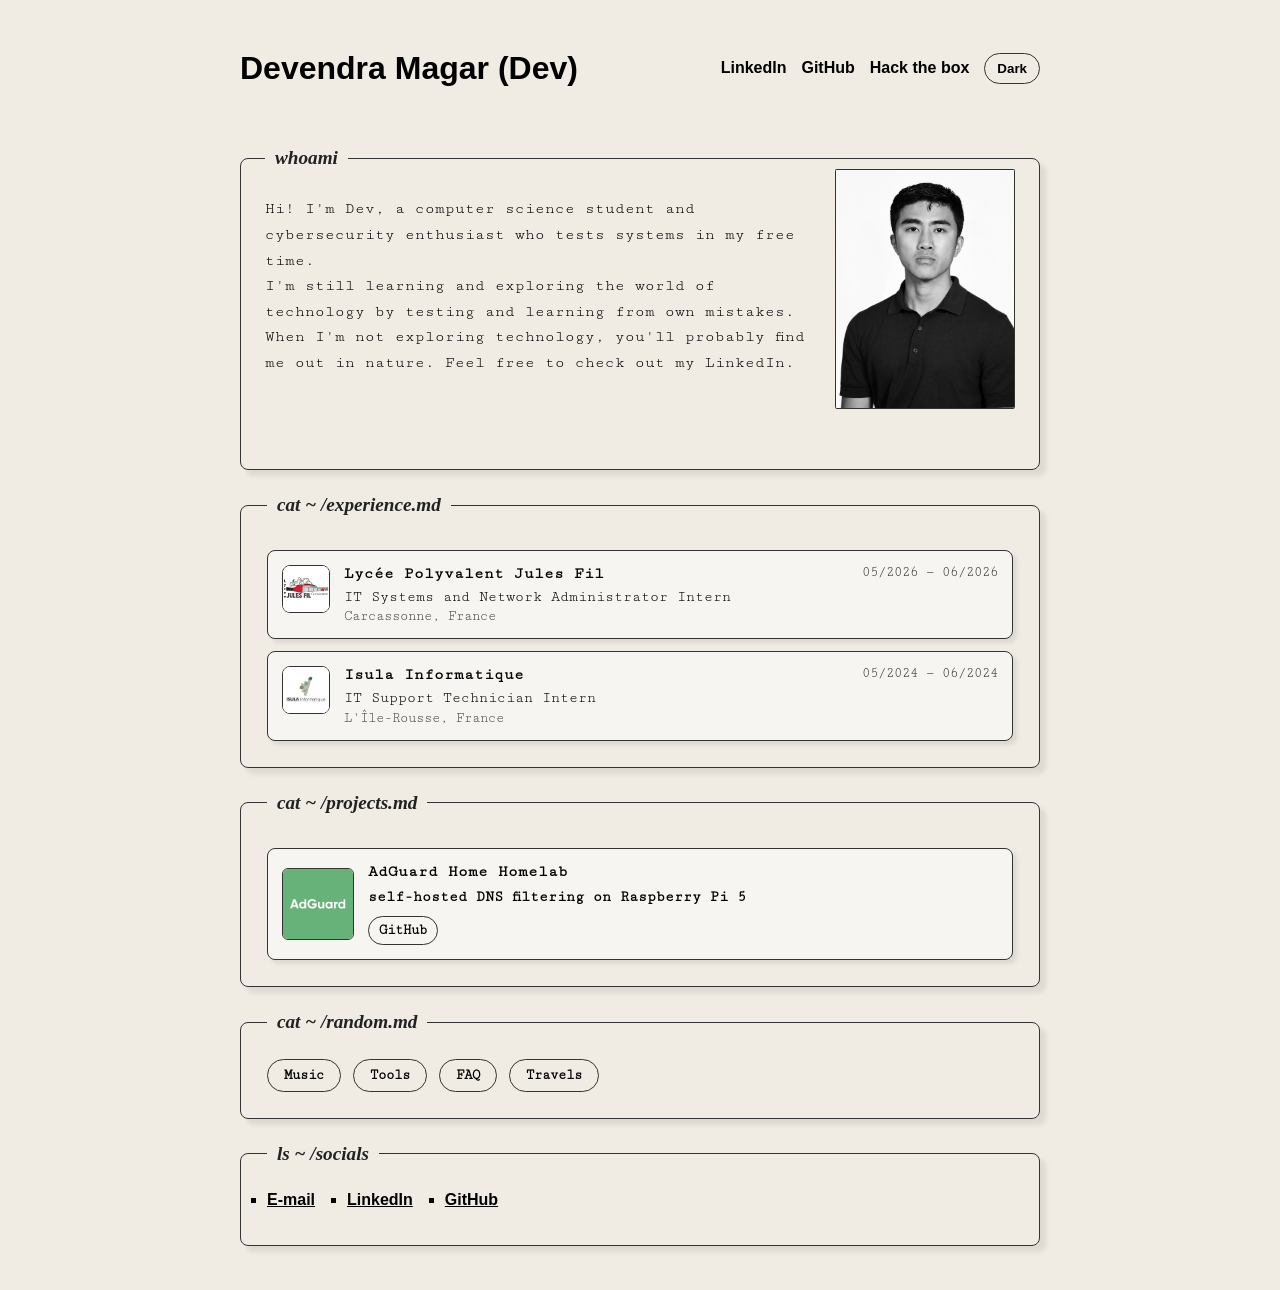
<file: index.html>
<!DOCTYPE html>
<html lang="en">
<head>
    <meta charset="UTF-8">
    <meta name="viewport" content="width=device-width, initial-scale=1.0">
    <title>Magar Dev</title>
    <link rel="icon" type="image/svg+xml" href="/assets/favicon.svg">
    <link href="https://fonts.googleapis.com/css2?family=Cutive+Mono&display=swap" rel="stylesheet">
    <link rel="stylesheet" href="style.css">
</head>
<body>

    <header>
        <h1>Devendra Magar (Dev)</h1>
        <nav>
            <a href="https://www.linkedin.com/in/devendra-magar" target="_blank" rel="noopener noreferrer">LinkedIn</a>
            <a href="https://github.com/Shinyvedaas" target="_blank" rel="noopener noreferrer">GitHub</a>
            <a href="https://profile.hackthebox.com/profile/019e12f5-dcb2-7073-abf4-0c61f02a946d?utm_medium=copy_url" target="_blank" rel="noopener noreferrer">Hack the box</a>
            <button class="theme-toggle" type="button" aria-label="Switch to dark mode">Dark</button>
        </nav>
    </header>

    <main>
        <section>
            <fieldset class="box whoami">
                <legend>whoami</legend>

                <p class="box-text whoami-text">
                    Hi! I'm Dev, a computer science student and cybersecurity enthusiast who tests systems in my free time.
                    <br>
                    I'm still learning and exploring the world of technology by testing and learning from own mistakes.
                    <br>
                    When I'm not exploring technology, you'll probably find me out in nature. Feel free to check out my LinkedIn.
                </p>

                <img src="assets/portrait.png" alt="Portrait" class="portrait">
            </fieldset>
        </section>

        <section>
            <fieldset class="box experience">
                <legend>cat ~ /experience.md</legend>

                <div class="experience-list">
                    <article class="experience-card">
                        <img src="assets/ljf.svg" alt="Lycée Polyvalent Jules Fil logo" class="experience-logo">
                        <div class="experience-body">
                            <div class="experience-top">
                                <div>
                                    <h3 class="experience-company">Lycée Polyvalent Jules Fil</h3>
                                    <p class="experience-role">IT Systems and Network Administrator Intern</p>
                                    <p class="experience-meta">Carcassonne, France</p>
                                </div>
                                <p class="experience-dates">05/2026 — 06/2026</p>
                            </div>
                        </div>
                    </article>

                    <article class="experience-card">
                        <img src="assets/isula.svg" alt="Isula Informatique logo" class="experience-logo">
                        <div class="experience-body">
                            <div class="experience-top">
                                <div>
                                    <h3 class="experience-company">Isula Informatique</h3>
                                    <p class="experience-role">IT Support Technician Intern</p>
                                    <p class="experience-meta">L'Île-Rousse, France</p>
                                </div>
                                <p class="experience-dates">05/2024 — 06/2024</p>
                            </div>
                        </div>
                    </article>
                </div>
            </fieldset>
        </section>

        <section>
            <fieldset class="box projects">
                <legend>cat ~ /projects.md</legend>

                <div class="project-cards">
                    <a href="https://github.com/Shinyvedaas/Self-Hosted-DNS-Filtering-with-AdGuard-Home" target="_blank" rel="noopener noreferrer" class="project-card">
                        <img src="assets/adguard.png" alt="AdGuard Home Homelab preview" class="project-image">
                        <div class="project-content">
                            <h3>AdGuard Home Homelab</h3>
                            <p>self-hosted DNS filtering on Raspberry Pi 5</p>
                            <span class="project-button">GitHub</span>
                        </div>
                    </a>

                <!-- <a href="https://github.com/Shinyvedaas" target="_blank" rel="noopener noreferrer" class="project-card">
                        <img src="assets/portrait.png" alt="Other projects preview" class="project-image">
                        <div class="project-content">
                            <h3>Other projects</h3>
                            <p>Explore my other GitHub repositories to see what I've built.</p>
                            <span class="project-button">GitHub</span>
                        </div>
                    </a>
                -->



                </div>
            </fieldset>
        </section>

        <!-- <section>
            <fieldset class="box certs">
                <legend>cat ~ /certs.md</legend>
                <p class="box-text section-text">I have earned cybersecurity certifications, including CompTIA Security+ and Certified Ethical Hacker (CEH). These certifications gave me a solid foundation in security principles and practices.</p>
            </fieldset>
        </section> -->

        <section>
            <fieldset class="box tools">
                <legend>cat ~ /random.md</legend>

                <div class="section-actions">
                    <a class="section-button" href="music.html">Music</a>
                    <a class="section-button" href="tools.html">Tools</a>
                    <a class="section-button" href="faq.html">FAQ</a>
                    <a class="section-button" href="travels.html">Travels</a>
                </div>

            </fieldset>
        </section> <!-- Added missing closing tag here -->

        <section>
            <fieldset class="box socials">
                <legend>ls ~ /socials</legend>

                <ul>
                    <li><a href="mailto:coffee@magar.dev">E-mail</a></li>
                    <li><a href="https://www.linkedin.com/in/devendra-magar/" target="_blank" rel="noopener noreferrer">LinkedIn</a></li>
                    <li><a href="https://github.com/Shinyvedaas" target="_blank" rel="noopener noreferrer">GitHub</a></li>
                </ul>
            </fieldset>
        </section>
    </main>

    <script src="darkmode.js"></script>
</body>
</html>
</file>
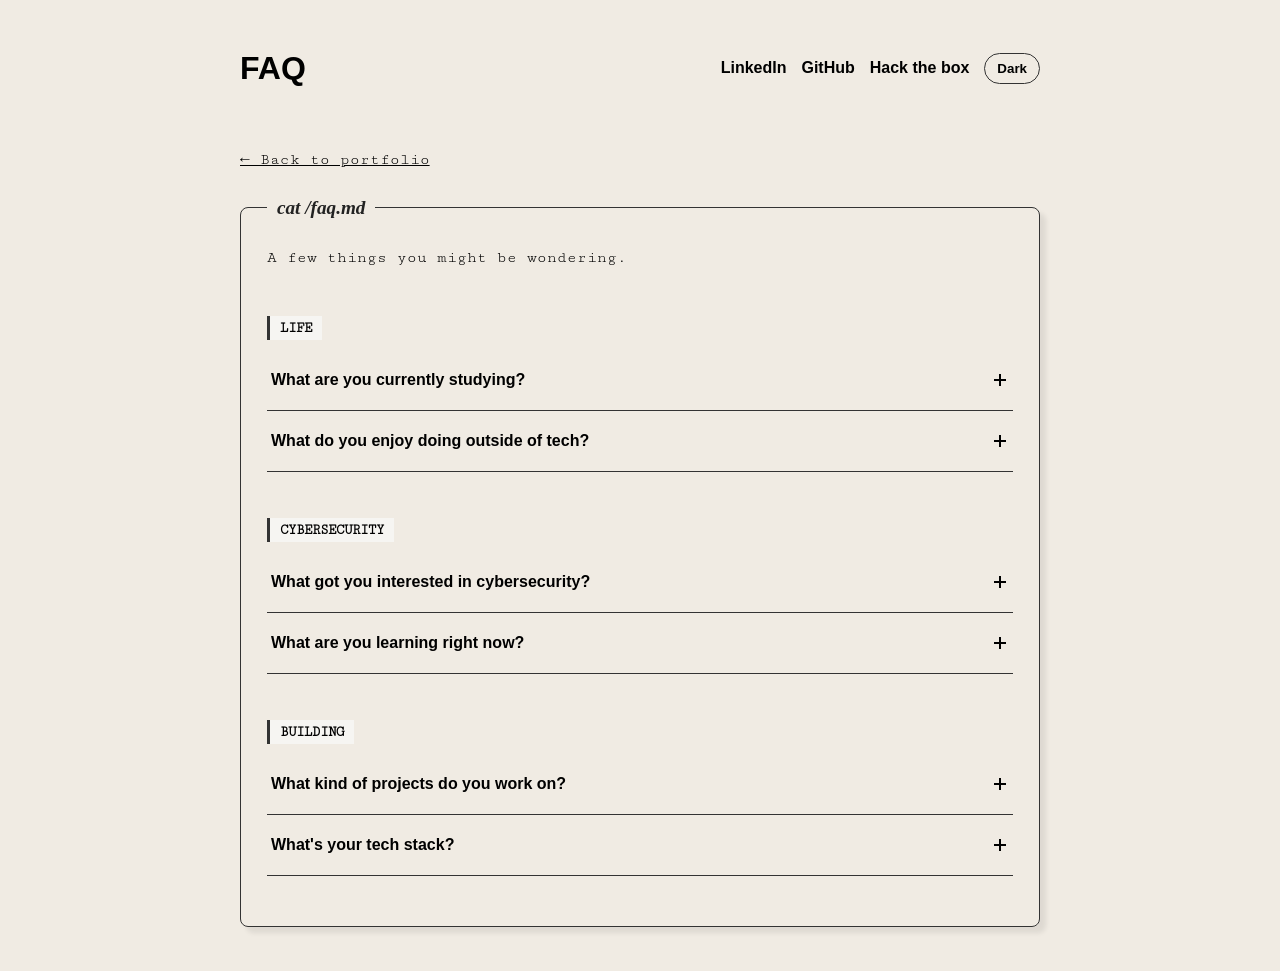
<file: faq.html>
<!DOCTYPE html>
<html lang="en">
<head>
    <meta charset="UTF-8">
    <meta name="viewport" content="width=device-width, initial-scale=1.0">
    <title>FAQ — Magar Dev</title>
    <link rel="icon" type="image/svg+xml" href="/assets/favicon.svg">
    <link href="https://fonts.googleapis.com/css2?family=Cutive+Mono&display=swap" rel="stylesheet">
    <link rel="stylesheet" href="style.css">
</head>
<body>

    <header>
        <h1>FAQ</h1>
        <nav>
            <a href="https://www.linkedin.com/in/devendra-magar" target="_blank" rel="noopener noreferrer">LinkedIn</a>
            <a href="https://github.com/Shinyvedaas" target="_blank" rel="noopener noreferrer">GitHub</a>
            <a href="https://profile.hackthebox.com/profile/019e12f5-dcb2-7073-abf4-0c61f02a946d?utm_medium=copy_url" target="_blank" rel="noopener noreferrer">Hack the box</a>
            <button class="theme-toggle" type="button" aria-label="Switch to dark mode">Dark</button>
        </nav>
    </header>

    <main>
        <section>
            <p class="box-text">
                <a href="index.html">← Back to portfolio</a>
            </p>
        </section>

        <section>
            <fieldset class="box faq">
                <legend>cat /faq.md</legend>

                <p class="faq-intro">A few things you might be wondering.</p>

                <section class="faq-category" aria-labelledby="faq-life">
                    <h2 class="faq-category-title" id="faq-life">Life</h2>
                    <div class="faq-list">
                        <details class="faq-item">
                            <summary>
                                <span>What are you currently studying?</span>
                                <span class="faq-toggle" aria-hidden="true"></span>
                            </summary>
                            <div class="faq-answer">
                                <div class="faq-answer-inner">
                                    <p>I’m currently studying IT and Network Systems, with a focus on system administration, networking, and cybersecurity.</p>
                                </div>
                            </div>
                        </details>

                        <details class="faq-item">
                            <summary>
                                <span>What do you enjoy doing outside of tech?</span>
                                <span class="faq-toggle" aria-hidden="true"></span>
                            </summary>
                            <div class="faq-answer">
                                <div class="faq-answer-inner">
                                    <p>Being around and meeting new people, cycling, music.</p>
                                </div>
                            </div>
                        </details>
                    </div>
                </section>

                <section class="faq-category" aria-labelledby="faq-cybersecurity">
                    <h2 class="faq-category-title" id="faq-cybersecurity">Cybersecurity</h2>
                    <div class="faq-list">
                        <details class="faq-item">
                            <summary>
                                <span>What got you interested in cybersecurity?</span>
                                <span class="faq-toggle" aria-hidden="true"></span>
                            </summary>
                            <div class="faq-answer">
                                <div class="faq-answer-inner">
                                    <p>It all started with random YouTube video from lio liang yang ( a cybersecurity professional ). What began as simple curiosity quickly turned into a rabbit hole.
                                        The more I explored, the more I realized how vast and fascinating the world of cybersecurity really is.
                                        I wanted to understand how things work, how systems can be exploited, and more importantly, how they can be secured.
                                        That curiosity gradually grew into a passion, pushing me to learn, experiment in labs, and build my skills one step at a time.</p>
                                </div>
                            </div>
                        </details>

                        <details class="faq-item">
                            <summary>
                                <span>What are you learning right now?</span>
                                <span class="faq-toggle" aria-hidden="true"></span>
                            </summary>
                            <div class="faq-answer">
                                <div class="faq-answer-inner">
                                    <p>I’m learning through hands-on labs on Hack The Box, exploring how web applications work, identifying vulnerabilities, and understanding how to exploit and fix them.</p>
                                </div>
                            </div>
                        </details>
                    </div>
                </section>

                <section class="faq-category" aria-labelledby="faq-building">
                    <h2 class="faq-category-title" id="faq-building">Building</h2>
                    <div class="faq-list">
                        <details class="faq-item">
                            <summary>
                                <span>What kind of projects do you work on?</span>
                                <span class="faq-toggle" aria-hidden="true"></span>
                            </summary>
                            <div class="faq-answer">
                                <div class="faq-answer-inner">
                                    <p>I enjoy building practical projects that help me understand how technology works under the hood.
                                        I work on personal web development projects, Linux and networking labs, and cybersecurity experiments focused on web vulnerabilities and penetration testing.
                                        I’m also building a home lab to explore virtualization, server administration, network security, and self-hosted services.</p>
                                </div>
                            </div>
                        </details>

                        <details class="faq-item">
                            <summary>
                                <span>What's your tech stack?</span>
                                <span class="faq-toggle" aria-hidden="true"></span>
                            </summary>
                            <div class="faq-answer">
                                <div class="faq-answer-inner">
                                    <p>Flexible but my solo stack is python, html/js, c++, bash</p>
                                </div>
                            </div>
                        </details>
                    </div>
                </section>
            </fieldset>
        </section>
    </main>

    <script src="darkmode.js"></script>
</body>
</html>
</file>
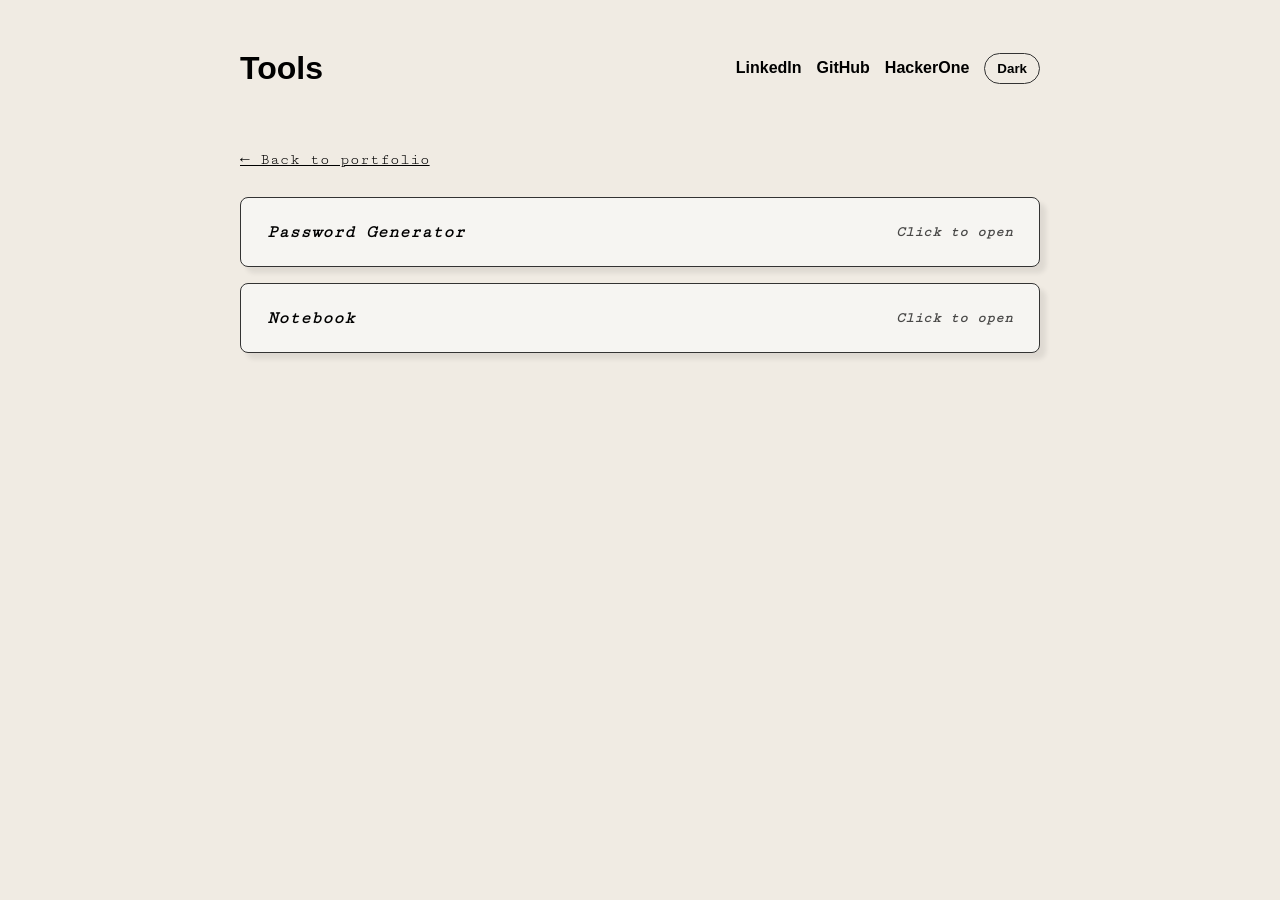
<file: tools.html>
<!DOCTYPE html>
<html lang="en">
<head>
    <meta charset="UTF-8">
    <meta name="viewport" content="width=device-width, initial-scale=1.0">
    <title>Tools — Magar Dev</title>
    <link rel="icon" type="image/svg+xml" href="/assets/favicon.svg">
    <link href="https://fonts.googleapis.com/css2?family=Cutive+Mono&display=swap" rel="stylesheet">
    <link rel="stylesheet" href="style.css">
</head>
<body>

    <header>
        <h1>Tools</h1>
        <nav>
            <a href="https://www.linkedin.com/in/devendra-magar" target="_blank" rel="noopener noreferrer">LinkedIn</a>
            <a href="https://github.com/Shinyvedaas" target="_blank" rel="noopener noreferrer">GitHub</a>
            <a href="https://profile.hackthebox.com/profile/019e12f5-dcb2-7073-abf4-0c61f02a946d?utm_medium=copy_url" target="_blank" rel="noopener noreferrer">HackerOne</a>
            <button class="theme-toggle" type="button" aria-label="Switch to dark mode">Dark</button>
        </nav>
    </header>

    <main>

        <section>
            <p class="box-text">
                <a href="index.html">← Back to portfolio</a>
            </p>
        </section>



        <section class="tools-grid">
            <article class="tool-card box" data-tool="password-generator">
                <button type="button" class="tool-card-toggle" aria-expanded="false" aria-controls="password-generator-panel">
                    <span class="tool-card-title box-text">Password Generator</span>
                    <span class="tool-card-hint">Click to open</span>
                </button>

                <div id="password-generator-panel" class="tool-panel password-generator" hidden>
                    <div class="tool-controls">
                        <label for="password-length">Length</label>
                        <input type="number" id="password-length" min="8" max="128" value="16">

                        <label><input type="checkbox" id="include-uppercase" checked> Uppercase</label>
                        <label><input type="checkbox" id="include-lowercase" checked> Lowercase</label>
                        <label><input type="checkbox" id="include-numbers" checked> Numbers</label>
                        <label><input type="checkbox" id="include-symbols" checked> Symbols</label>

                        <button type="button" id="generate-password">Generate</button>
                        <button type="button" id="copy-password">Copy</button>
                    </div>

                    <output id="password-output" class="box-text" for="password-length">
                        Click Generate to create a password
                    </output>
                </div>
            </article>

            <article class="tool-card box" data-tool="notebook">
                <button type="button" class="tool-card-toggle" aria-expanded="false" aria-controls="notebook-panel">
                    <span class="tool-card-title box-text">Notebook</span>
                    <span class="tool-card-hint">Click to open</span>
                </button>

                <div id="notebook-panel" class="tool-panel notebook-panel" hidden>
                    <div class="notebook-toolbar">
                        <div id="note-breadcrumbs" class="note-breadcrumbs" role="group" aria-label="Note navigation"></div>
                        <div class="notebook-actions">
                            <button type="button" id="delete-note-btn" class="secondary-btn">Delete</button>
                            <button type="button" id="add-note-btn" class="secondary-btn">+ New note</button>
                        </div>
                    </div>
                    <label class="sr-only" for="notebook-input">Notes</label>
                    <textarea id="notebook-input" class="notebook-editor" rows="10" placeholder="Write your ideas here..."></textarea>
                </div>
            </article>
        </section>


    </main>

    <script src="password_generator.js"></script>
    <script src="tools.js"></script>
    <script src="darkmode.js"></script>
</body>
</html>
</file>
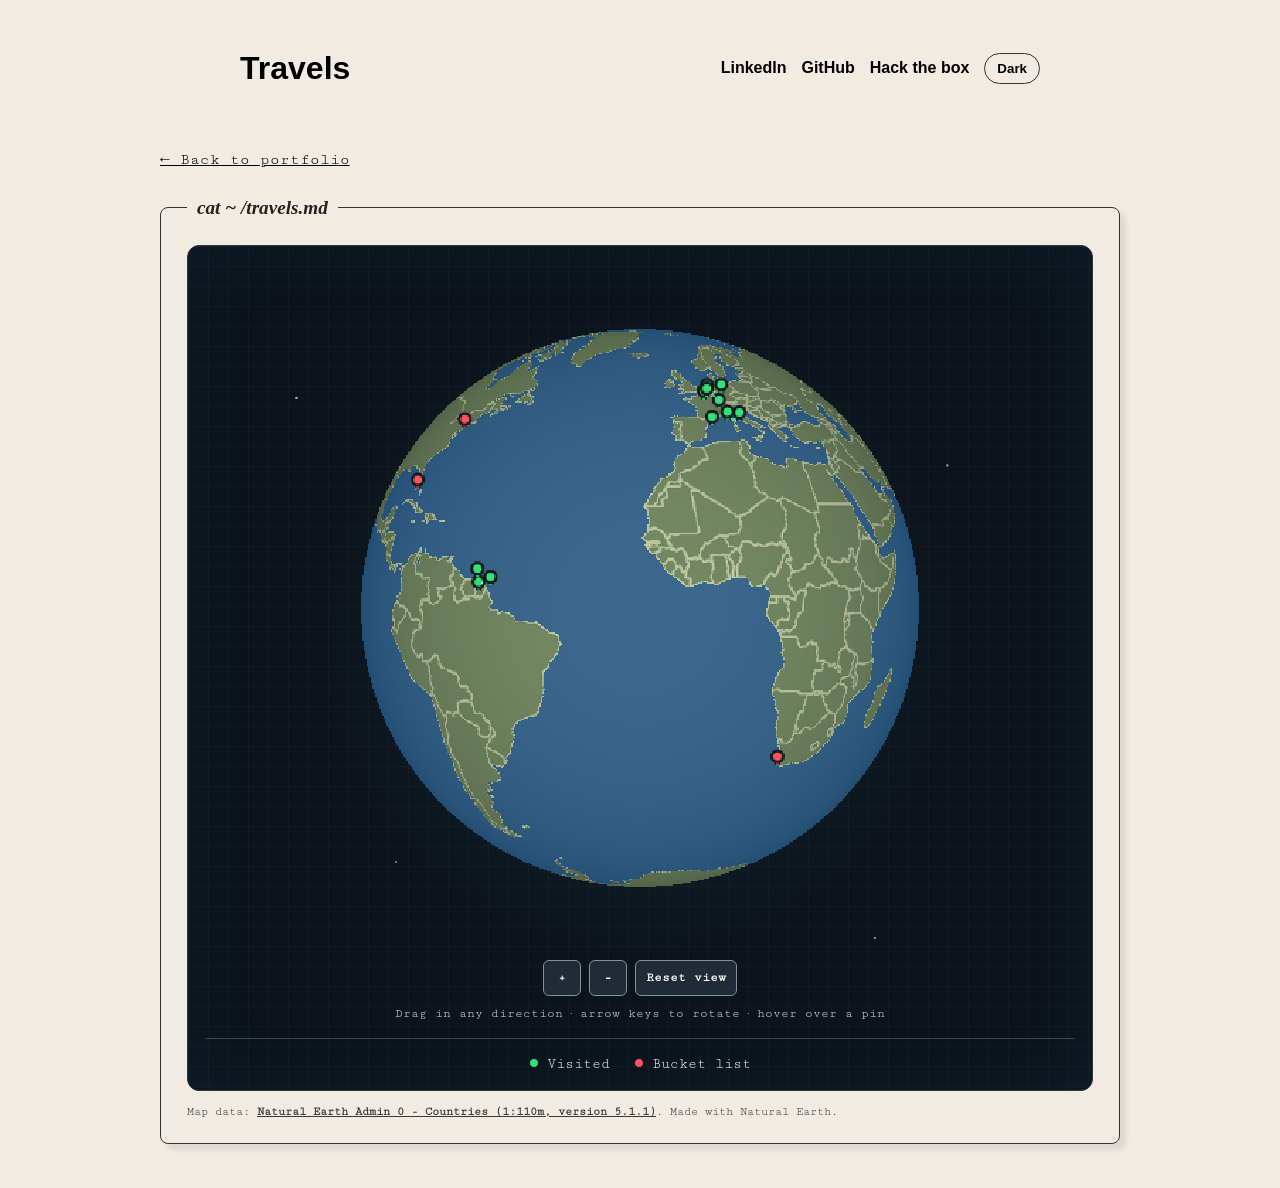
<file: travels.html>
<!DOCTYPE html>
<html lang="en">
<head>
    <meta charset="UTF-8">
    <meta name="viewport" content="width=device-width, initial-scale=1.0">
    <title>Travels — Magar Dev</title>
    <link rel="icon" type="image/svg+xml" href="/assets/favicon.svg">
    <link href="https://fonts.googleapis.com/css2?family=Cutive+Mono&display=swap" rel="stylesheet">
    <link rel="stylesheet" href="style.css">
</head>
<body>

    <header>
        <h1>Travels</h1>
        <nav>
            <a href="https://www.linkedin.com/in/devendra-magar" target="_blank" rel="noopener noreferrer">LinkedIn</a>
            <a href="https://github.com/Shinyvedaas" target="_blank" rel="noopener noreferrer">GitHub</a>
            <a href="https://profile.hackthebox.com/profile/019e12f5-dcb2-7073-abf4-0c61f02a946d?utm_medium=copy_url" target="_blank" rel="noopener noreferrer">Hack the box</a>
            <button class="theme-toggle" type="button" aria-label="Switch to dark mode">Dark</button>
        </nav>
    </header>

    <main class="travels-main">
        <section>
            <p class="box-text">
                <a href="index.html">← Back to portfolio</a>
            </p>
        </section>

        <section>
            <fieldset class="box travel-box">
                <legend>cat ~ /travels.md</legend>
                <div class="travel-layout">
                    <div class="globe-panel">
                        <canvas id="travel-globe" class="travel-globe" width="480" height="480" tabindex="0" role="img" aria-label="Interactive 360-degree pixelated globe with country borders. Drag in any direction to rotate, use arrow keys to rotate, plus or minus to zoom, and hover over a pin to see its place name."></canvas>
                        <div id="globe-tooltip" class="globe-tooltip" role="status" aria-live="polite" hidden></div>
                        <div class="globe-controls" role="group" aria-label="Globe controls">
                            <button type="button" id="zoom-in" aria-label="Zoom in">+</button>
                            <button type="button" id="zoom-out" aria-label="Zoom out">−</button>
                            <button type="button" id="reset-globe">Reset view</button>
                        </div>
                        <p class="globe-hint">Drag in any direction · arrow keys to rotate · hover over a pin</p>
                        <div class="travel-legend" role="group" aria-label="Map legend">
                            <p><span class="travel-dot visited-dot"></span>Visited</p>
                            <p><span class="travel-dot bucket-dot"></span>Bucket list</p>
                        </div>
                    </div>
                </div>
                <p class="travel-edit-hint">Map data: <a href="https://www.naturalearthdata.com/downloads/110m-cultural-vectors/110m-admin-0-countries/" target="_blank" rel="noopener noreferrer">Natural Earth Admin 0 - Countries (1:110m, version 5.1.1)</a>. Made with Natural Earth.</p>
            </fieldset>
        </section>
    </main>

    <script src="travels.js"></script>
    <script src="darkmode.js"></script>
</body>
</html>
</file>
<file: style.css>
/* ===== Base / Reset ===== */
* {
    margin: 0;
    padding: 0;
    box-sizing: border-box;
}

/* ===== Theme Variables ===== */
:root {
    --page-bg: #F0EBE3;
    --text-color: #000;
    --heading-color: #000;
    --border-color: #333;
    --legend-color: #222;
    --link-color: #000000;
    --box-link-color: #000000;
    --shadow-color: rgba(0, 0, 0, 0.08);
    --faq-label-bg: #F6F5F2;
    --button-bg: transparent;
    --button-hover-bg: #000000;
    --button-hover-text: #ffffff;
    --tool-card-bg: #F6F5F2;
    --tool-input-bg: #ffffff;
    --text-selection-bg: #1d4ed8;
    --text-selection-color: #ffffff;
}

body.dark-mode {
    --page-bg: #15161a;
    --text-color: #ffffff;
    --heading-color: #ffffff;
    --border-color: #b9bdc7;
    --legend-color: #ffffff;
    --link-color: #8ab4ff;
    --box-link-color: #f2f2f2;
    --shadow-color: rgba(0, 0, 0, 0.35);
    --faq-label-bg: #23252d;
    --button-bg: #23252d;
    --button-hover-bg: #ffffff;
    --button-hover-text: #000000;
    --tool-card-bg: #23252d;
    --tool-input-bg: #17191f;
    --text-selection-bg: #8ab4ff;
    --text-selection-color: #101218;
}

::selection {
    color: var(--text-selection-color);
    background-color: var(--text-selection-bg);
}

/* ===== Page Structure ===== */
html {
    background-color: var(--page-bg);
}

body {
    min-height: 100vh;
    font-family: Arial, sans-serif;
    padding: 20px;
    color: var(--text-color);
    background-color: var(--page-bg);
    transition: background-color 0.2s ease, color 0.2s ease;
}

header {
    display: flex;
    align-items: center;
    justify-content: space-between;
    max-width: 800px;
    margin: 30px auto 60px;
}

header h1 {
    margin-right: 20px;
    color: var(--heading-color);
}

nav {
    display: flex;
    align-items: center;
    gap: 15px;
    white-space: nowrap;
}

nav a {
    color: var(--link-color);
    font-weight: 600;
    text-decoration: none;
}

nav a:hover {
    text-decoration: underline;
}

main {
    max-width: 800px;
    margin: 0 auto;
}

section {
    margin-bottom: 24px;
}

/* ===== Portfolio Content Blocks ===== */
.portrait {
    width: 180px;
    height: 240px;
    object-fit: cover;
    border-radius: 1%;
    border: 1px solid var(--border-color);
    flex-shrink: 0;
}

main a[href="index.html"] {
    color: var(--box-link-color);
}

.whoami-text {
    flex: 1;
    line-height: 1.6;
    margin-top: -6px;
}

.box {
    width: 100%;
    border: 1px solid var(--border-color);
    border-radius: 8px;
    padding: 26px;
    background-color: transparent;
    box-shadow: 6px 6px 5px var(--shadow-color);
}

.box.whoami {
    display: flex;
    align-items: center;
    gap: 24px;
    padding: 0 24px 60px;
}

.box legend {
    font-family: Nothing You Could Do, cursive;
    font-style: italic;
    padding: 0 10px;
    font-size: 1.2rem;
    font-weight: 700;
    color: var(--legend-color);
}

.box-text {
    font-family: Cutive Mono, 'Courier New', monospace;
    line-height: 1.6;
    color: var(--text-color);
}

.section-text {
    line-height: 1.6;
}

.project-cards {
    display: flex;
    flex-direction: column;
    gap: 12px;
    margin-top: 8px;
}

.project-card {
    display: flex;
    align-items: center;
    gap: 14px;
    padding: 14px;
    border: 1px solid var(--border-color);
    border-radius: 8px;
    background-color: #F6F5F2;
    box-shadow: 4px 4px 4px var(--shadow-color);
    text-decoration: none;
    color: var(--text-color);
    transition: transform 0.2s ease, background-color 0.2s ease;
}

.box a.project-card {
    text-decoration: none;
}

.project-card:hover,
.project-card:focus-visible {
    transform: translateY(-2px);
    background-color: var(--shadow-color);
}

body.dark-mode .box a.project-card {
    color: #fff;
    background-color: var(--page-bg);
}

body.dark-mode .project-card:hover,
body.dark-mode .project-card:focus-visible {
    background-color: #23252d;
}

.project-image {
    width: 72px;
    height: 72px;
    object-fit: cover;
    border-radius: 6px;
    border: 1px solid var(--border-color);
    flex-shrink: 0;
}

.project-content {
    display: flex;
    flex-direction: column;
    gap: 6px;
}

.project-card h3 {
    font-family: Cutive Mono, 'Courier New', monospace;
    font-size: 1rem;
    color: var(--heading-color);
}

body.dark-mode .project-card h3,
body.dark-mode .project-button {
    color: #fff;
}

.project-card p {
    font-family: Cutive Mono, 'Courier New', monospace;
    line-height: 1.5;
    font-size: 0.95rem;
}

.project-button {
    display: inline-block;
    width: fit-content;
    margin-top: 2px;
    padding: 6px 10px;
    border: 1px solid var(--border-color);
    border-radius: 999px;
    font-family: Cutive Mono, 'Courier New', monospace;
    font-size: 0.85rem;
    font-weight: 700;
    color: var(--text-color);
    background-color: var(--button-bg);
}

.experience-list {
    display: flex;
    flex-direction: column;
    gap: 12px;
    margin-top: 8px;
}

.experience-card {
    display: flex;
    align-items: flex-start;
    gap: 14px;
    padding: 14px;
    border: 1px solid var(--border-color);
    border-radius: 8px;
    background-color: #F6F5F2;
    box-shadow: 4px 4px 4px var(--shadow-color);
}

body.dark-mode .experience-card {
    color: #fff;
    background-color: var(--page-bg);
}

.experience-logo {
    width: 48px;
    height: 48px;
    flex-shrink: 0;
    object-fit: contain;
    border: 1px solid var(--border-color);
    border-radius: 8px;
    background-color: transparent;
}

.experience-body {
    flex: 1;
    min-width: 0;
    font-family: Cutive Mono, 'Courier New', monospace;
}

.experience-top {
    display: flex;
    justify-content: space-between;
    align-items: flex-start;
    gap: 16px;
}

.experience-company {
    font-size: 1rem;
    font-weight: 700;
    color: var(--heading-color);
}

body.dark-mode .experience-company {
    color: #fff;
}

.experience-role {
    margin-top: 4px;
    font-size: 0.95rem;
    line-height: 1.4;
}

.experience-meta {
    margin-top: 2px;
    font-size: 0.85rem;
    opacity: 0.7;
}

.experience-dates {
    flex-shrink: 0;
    font-size: 0.85rem;
    white-space: nowrap;
    opacity: 0.8;
}

.experience-roles {
    margin-top: 10px;
    border-top: 1px solid var(--border-color);
}

.experience-role-row {
    display: flex;
    justify-content: space-between;
    align-items: flex-start;
    gap: 16px;
    padding: 10px 0;
    border-bottom: 1px solid var(--border-color);
}

.experience-role-row:last-child {
    padding-bottom: 0;
    border-bottom: 0;
}

.box ul {
    margin-left: 20px;
    list-style: square;
}

.box li {
    list-style: square;
    padding-right: 20px;
    margin-bottom: 10px;
}

.box li:last-child {
    margin-bottom: 0;
}

.box a {
    color: var(--box-link-color);
    font-weight: 700;
    text-decoration: underline;
}

.box a:hover {
    color: var(--link-color);
}

.section-actions {
    display: flex;
    flex-wrap: wrap;
    gap: 12px;
}

.box a.section-button {
    display: inline-block;
    padding: 8px 16px;
    border: 1px solid var(--border-color);
    border-radius: 999px;
    font-family: Cutive Mono, 'Courier New', monospace;
    font-size: 0.9rem;
    font-weight: 700;
    line-height: 1;
    text-decoration: none;
    color: var(--text-color);
    background-color: var(--button-bg);
}

.box a.section-button:hover,
.box a.section-button:focus-visible {
    background-color: var(--button-hover-bg);
    color: var(--button-hover-text);
    text-decoration: none;
}

/* ===== Travels ===== */
.travel-box {
    padding-bottom: 22px;
}

.travels-main {
    max-width: 960px;
}

.travel-intro {
    margin-bottom: 18px;
}

.travel-layout {
    display: block;
}

.globe-panel {
    position: relative;
    display: flex;
    min-width: 0;
    flex-direction: column;
    align-items: center;
    padding: 22px 18px 18px;
    border: 1px solid var(--border-color);
    border-radius: 12px;
    background-color: #0c131b;
    background-image:
        radial-gradient(ellipse at 50% 46%, rgba(52, 111, 146, 0.28), transparent 49%),
        radial-gradient(circle at 12% 18%, rgba(255, 255, 255, 0.6) 1px, transparent 1.5px),
        radial-gradient(circle at 84% 26%, rgba(255, 255, 255, 0.48) 1px, transparent 1.5px),
        radial-gradient(circle at 23% 73%, rgba(255, 255, 255, 0.4) 1px, transparent 1.5px),
        radial-gradient(circle at 76% 82%, rgba(255, 255, 255, 0.5) 1px, transparent 1.5px),
        linear-gradient(rgba(255, 255, 255, 0.025) 1px, transparent 1px),
        linear-gradient(90deg, rgba(255, 255, 255, 0.025) 1px, transparent 1px);
    background-size: auto, auto, auto, auto, auto, 20px 20px, 20px 20px;
    box-shadow: inset 0 0 70px rgba(38, 84, 111, 0.14);
}

.travel-globe {
    position: relative;
    z-index: 0;
    width: min(100%, 680px);
    height: auto;
    aspect-ratio: 1;
    image-rendering: pixelated;
    cursor: grab;
    touch-action: none;
}

.travel-globe.is-dragging {
    cursor: grabbing;
}

.travel-globe:focus-visible {
    outline: 2px solid #a5e66e;
    outline-offset: 3px;
}

.globe-tooltip {
    position: absolute;
    z-index: 1;
    max-width: min(240px, calc(100% - 24px));
    padding: 6px 9px;
    border: 1px solid #d3d9dd;
    border-radius: 4px;
    color: #fff;
    background: #111820;
    font-family: Cutive Mono, 'Courier New', monospace;
    font-size: 0.82rem;
    line-height: 1.3;
    pointer-events: none;
    transform: translate(-50%, calc(-100% - 8px));
}

.globe-tooltip[hidden] {
    display: none;
}

.globe-controls {
    display: flex;
    justify-content: center;
    gap: 8px;
    margin-top: 12px;
}

.globe-controls button {
    min-width: 38px;
    min-height: 36px;
    padding: 6px 10px;
    border: 1px solid #84909b;
    border-radius: 6px;
    color: #fff;
    background: #202b35;
    cursor: pointer;
    font-family: Cutive Mono, 'Courier New', monospace;
    font-weight: 700;
}

.globe-controls button:hover,
.globe-controls button:focus-visible {
    background: #344452;
}

.globe-hint {
    margin-top: 10px;
    color: #d3d9dd;
    font-family: Cutive Mono, 'Courier New', monospace;
    font-size: 0.8rem;
    text-align: center;
}

.travel-legend {
    display: flex;
    flex-wrap: wrap;
    justify-content: center;
    gap: 10px 24px;
    width: 100%;
    margin-top: 18px;
    padding-top: 16px;
    border-top: 1px solid rgba(211, 217, 221, 0.25);
    color: #e6edf2;
    font-family: Cutive Mono, 'Courier New', monospace;
}

.travel-legend p {
    display: flex;
    align-items: center;
    gap: 8px;
    font-size: 0.95rem;
}

.travel-dot {
    width: 10px;
    height: 10px;
    flex: 0 0 10px;
    border: 1px solid #111820;
    border-radius: 50%;
}

.visited-dot {
    background-color: #36df78;
}

.bucket-dot {
    background-color: #ff535b;
}

.travel-edit-hint {
    margin-top: 12px;
    font-family: Cutive Mono, 'Courier New', monospace;
    font-size: 0.75rem;
    line-height: 1.5;
    opacity: 0.75;
}

.travel-edit-hint code {
    font-size: 0.95em;
}

.music-stage {
    position: relative;
    min-height: 420px;
    padding: 16px;
    border: 1px solid var(--border-color);
    border-radius: 8px;
    background-color: #1a1b20;
    background-image:
        linear-gradient(rgba(255, 255, 255, 0.05) 1px, transparent 1px),
        linear-gradient(90deg, rgba(255, 255, 255, 0.05) 1px, transparent 1px);
    background-size: 24px 24px;
}

.music-grid {
    display: grid;
    grid-template-columns: repeat(4, 1fr);
    gap: 12px;
}

.music-cover-button {
    padding: 0;
    border: 1px solid var(--border-color);
    border-radius: 6px;
    background: transparent;
    cursor: pointer;
    overflow: hidden;
    aspect-ratio: 1;
    transition: transform 0.2s ease;
}

.music-cover-button:hover,
.music-cover-button:focus-visible {
    transform: translateY(-2px);
}

.music-cover {
    display: block;
    width: 100%;
    height: 100%;
    object-fit: cover;
}

.music-preview {
    display: flex;
    align-items: center;
    justify-content: center;
    min-height: 388px;
}

.music-preview[hidden],
.music-grid[hidden] {
    display: none;
}

.music-preview-card {
    padding: 0 0 14px;
    border: 1px solid var(--border-color);
    border-radius: 8px;
    background: #1a1b20;
    overflow: hidden;
    width: min(320px, 80%);
    box-shadow: 6px 6px 5px var(--shadow-color);
}

.music-preview-card img {
    display: block;
    width: 100%;
    aspect-ratio: 1;
    object-fit: cover;
}

.music-preview-details {
    padding: 14px 16px 0;
    color: #ffffff;
    font-family: Cutive Mono, 'Courier New', monospace;
}

.music-preview-title {
    font-size: 1.1rem;
    line-height: 1.3;
}

.music-preview-artist {
    margin-top: 4px;
    font-size: 0.9rem;
    opacity: 0.75;
}

.box.socials ul {
    display: flex;
    gap: 12px;
    margin-left: 0;
    list-style: none;
}

/* ===== Header Controls ===== */
.theme-toggle {
    border: 1px solid var(--border-color);
    border-radius: 999px;
    padding: 8px 12px;
    color: var(--text-color);
    background-color: var(--button-bg);
    cursor: pointer;
    font-weight: 700;
    line-height: 1;
}

.theme-toggle:hover,
.theme-toggle:focus-visible {
    background-color: var(--button-hover-bg);
    color: var(--button-hover-text);
}

/* ===== Tools / Password Generator ===== */
.password-generator .tool-controls {
    display: flex;
    flex-wrap: wrap;
    gap: 12px 16px;
    align-items: center;
    margin-bottom: 16px;
    font-family: Cutive Mono, 'Courier New', monospace;
}

.password-generator label {
    display: inline-flex;
    align-items: center;
    gap: 6px;
}

.password-generator input[type="number"] {
    width: 72px;
    padding: 6px 8px;
    border: 1px solid var(--border-color);
    border-radius: 4px;
    background: var(--tool-input-bg);
    color: var(--text-color);
    font-family: inherit;
}

.password-generator button {
    border: 1px solid var(--border-color);
    border-radius: 999px;
    padding: 8px 12px;
    color: var(--text-color);
    background-color: var(--button-bg);
    cursor: pointer;
    font-weight: 700;
}

.password-generator button:hover {
    background-color: var(--button-hover-bg);
    color: var(--button-hover-text);
}

#password-output {
    display: block;
    word-break: break-all;
    padding: 12px;
    border: 1px dashed var(--border-color);
    border-radius: 4px;
    min-height: 2.5em;
    background-color: var(--tool-input-bg);
}

.tools-grid {
    display: grid;
    gap: 16px;
}

.tool-card {
    padding: 0;
    overflow: hidden;
    position: relative;
    border: 1px solid var(--border-color);
    border-radius: 8px;
    box-shadow: 6px 6px 5px var(--shadow-color);
    background-color: var(--tool-card-bg);
}

.tool-card-toggle {
    width: 100%;
    display: flex;
    justify-content: space-between;
    align-items: center;
    gap: 12px;
    padding: 20px 26px;
    border: 0;
    background: transparent;
    color: var(--text-color);
    cursor: pointer;
    text-align: left;
    font-family: Nothing You Could Do, cursive;
    font-style: italic;
    font-size: 1.1rem;
    font-weight: 700;
}

.tool-card-toggle:hover,
.tool-card-toggle:focus-visible {
    background-color: var(--shadow-color);
}

.tool-card-title {
    font-weight: 700;
}

.tool-card-hint {
    font-family: Cutive Mono, 'Courier New', monospace;
    font-size: 0.9rem;
    opacity: 0.7;
}

.tool-card .tool-panel {
    margin: 0 20px 20px;
    border-top: 1px solid var(--border-color);
    padding: 16px 0 0;
}

.tool-panel {
    padding: 0 26px 26px;
    border-top: 1px solid var(--border-color);
}

.notebook-panel {
    padding-top: 16px;
}

.notebook-toolbar {
    display: flex;
    justify-content: space-between;
    align-items: center;
    gap: 10px;
    margin-bottom: 12px;
    flex-wrap: wrap;
}

.note-breadcrumbs {
    display: flex;
    flex-wrap: wrap;
    gap: 6px;
    font-family: Cutive Mono, 'Courier New', monospace;
    font-size: 0.9rem;
}

.note-breadcrumbs button {
    border: 0;
    background: transparent;
    color: var(--link-color);
    cursor: pointer;
    padding: 0;
    text-decoration: underline;
}

.note-breadcrumbs button.active {
    font-weight: 700;
    color: var(--text-color);
}

.notebook-actions {
    display: flex;
    gap: 8px;
    flex-wrap: wrap;
}

.secondary-btn {
    border: 1px solid var(--border-color);
    border-radius: 999px;
    padding: 8px 12px;
    color: var(--text-color);
    background-color: var(--button-bg);
    cursor: pointer;
    font-weight: 700;
}

.secondary-btn:hover {
    background-color: var(--button-hover-bg);
    color: var(--button-hover-text);
}

.notebook-editor {
    width: 100%;
    min-height: 220px;
    padding: 14px;
    border: 1px solid var(--border-color);
    border-radius: 6px;
    background: var(--tool-input-bg);
    color: var(--text-color);
    font-family: Cutive Mono, 'Courier New', monospace;
    line-height: 1.6;
    resize: vertical;
}

.notebook-editor:focus {
    outline: 2px solid var(--link-color);
    outline-offset: 2px;
}

.sr-only {
    position: absolute;
    width: 1px;
    height: 1px;
    padding: 0;
    margin: -1px;
    overflow: hidden;
    clip: rect(0, 0, 0, 0);
    white-space: nowrap;
    border: 0;
}

.tool-card.is-open .tool-card-hint {
    display: none;
}

/* ===== FAQ ===== */
.faq-intro {
    font-family: Cutive Mono, 'Courier New', monospace;
    line-height: 1.6;
}

.faq-category {
    margin-top: 26px;
}

.faq-category-title {
    display: inline-block;
    margin-bottom: 10px;
    margin-top: 20px;
    padding: 4px 10px;
    border-left: 3px solid var(--border-color);
    color: var(--heading-color);
    background-color: var(--faq-label-bg);
    font-family: Cutive Mono, 'Courier New', monospace;
    font-size: 0.9rem;
    text-transform: uppercase;
}

.faq-list {    
    border-bottom: 1px solid var(--border-color);
}

.faq-item + .faq-item {
    border-top: 1px solid var(--border-color);
}

.faq-item summary {
    display: flex;
    align-items: center;
    justify-content: space-between;
    gap: 16px;
    padding: 18px 4px;
    color: var(--heading-color);
    font-weight: 700;
    line-height: 1.5;
    cursor: pointer;
    list-style: none;
}

.faq-item summary::-webkit-details-marker {
    display: none;
}

.faq-item summary:focus-visible {
    outline: 2px solid var(--link-color);
    outline-offset: 3px;
}

.faq-toggle {
    position: relative;
    width: 18px;
    height: 18px;
    flex: 0 0 18px;
    color: var(--text-color);
}

.faq-toggle::before,
.faq-toggle::after {
    position: absolute;
    top: 50%;
    left: 50%;
    width: 12px;
    height: 2px;
    background-color: currentColor;
    content: "";
    transform: translate(-50%, -50%);
    transition: transform 0.25s ease;
}

.faq-toggle::after {
    transform: translate(-50%, -50%) rotate(90deg);
}

.faq-item[open] .faq-toggle::after {
    transform: translate(-50%, -50%) rotate(90deg) scaleX(0);
}

.faq-answer {
    display: grid;
    grid-template-rows: 0fr;
    transition: grid-template-rows 0.3s ease;
    background-color: var(--faq-label-bg);
}

.faq-item[open] .faq-answer {
    grid-template-rows: 1fr;
}

.faq-answer-inner {
    min-height: 0;
    overflow: hidden;
}

.faq-answer-inner p {
    padding: 0 36px 18px 4px;
    font-family: Cutive Mono, 'Courier New', monospace;
    line-height: 1.7;
}

@media (prefers-reduced-motion: reduce) {
    .faq-toggle::before,
    .faq-toggle::after,
    .faq-answer {
        transition: none;
    }
}

/* ===== Responsive Layout ===== */
@media (max-width: 600px) {
    header {
        flex-direction: column;
        align-items: flex-start;
        gap: 12px;
    }

    header h1 {
        margin-right: 0;
    }

    .box.whoami {
        flex-direction: column;
        align-items: center;
        text-align: center;
    }

    .whoami-text {
        margin-top: 0;
    }

    .experience-top,
    .experience-role-row {
        flex-direction: column;
        gap: 6px;
    }

    .experience-dates {
        white-space: normal;
    }

    .music-grid {
        grid-template-columns: repeat(2, 1fr);
    }

    .travel-box {
        padding: 20px 16px;
    }

    .globe-panel {
        padding: 14px 10px;
    }
}
</file>
